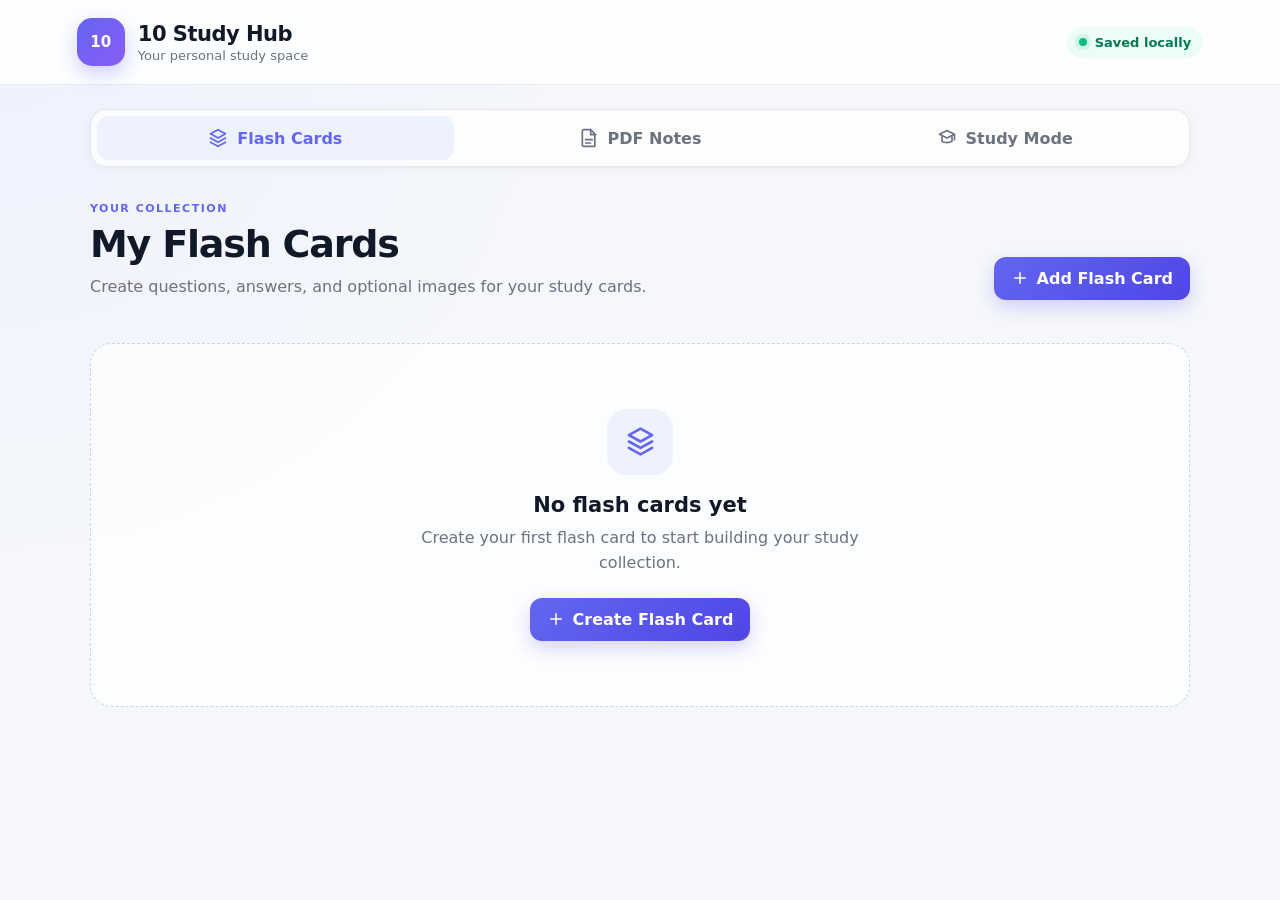
<file: index.html>
<!DOCTYPE html>
<html lang="en">
<head>
    <meta charset="UTF-8">
    <meta name="viewport" content="width=device-width, initial-scale=1.0">

    <title>10 Study Hub</title>

    <meta name="theme-color" content="#111827">
    <meta name="description" content="10 Study Hub - your personal study space">

    <link rel="stylesheet" href="style.css">
    <link rel="manifest" href="manifest.json">
</head>

<body>

<!-- ==================================================
     HEADER
================================================== -->

<header class="topbar">

    <div class="brand">

        <div class="brand-icon">
            <span>10</span>
        </div>

        <div>
            <h1>10 Study Hub</h1>
            <p>Your personal study space</p>
        </div>

    </div>

    <div class="offline-status">
        <span class="status-dot"></span>
        Saved locally
    </div>

</header>


<!-- ==================================================
     NAVIGATION
================================================== -->

<nav class="tabs">

    <button class="tab active" data-tab="flashcardsTab">

        <svg class="icon" viewBox="0 0 24 24">
            <path d="M12 2 3 7l9 5 9-5-9-5Z"/>
            <path d="M3 12l9 5 9-5"/>
            <path d="M3 17l9 5 9-5"/>
        </svg>

        <span>Flash Cards</span>

    </button>


    <button class="tab" data-tab="notesTab">

        <svg class="icon" viewBox="0 0 24 24">
            <path d="M6 2h8l5 5v15H6a2 2 0 0 1-2-2V4a2 2 0 0 1 2-2Z"/>
            <path d="M14 2v6h6"/>
            <path d="M8 14h8M8 18h6"/>
        </svg>

        <span>PDF Notes</span>

    </button>


    <button class="tab" data-tab="studyTab">

        <svg class="icon" viewBox="0 0 24 24">
            <path d="M3 7.5 12 3l9 4.5-9 4.5-9-4.5Z"/>
            <path d="M6 10.5V16c3 2 9 2 12 0v-5.5"/>
            <path d="M21 8v6"/>
        </svg>

        <span>Study Mode</span>

    </button>

</nav>


<!-- ==================================================
     MAIN
================================================== -->

<main>


<!-- ==================================================
     FLASH CARDS
================================================== -->

<section id="flashcardsTab" class="tab-content active">

    <div class="page-heading">

        <div>

            <div class="eyebrow">
                YOUR COLLECTION
            </div>

            <h2>My Flash Cards</h2>

            <p>
                Create questions, answers, and optional
                images for your study cards.
            </p>

        </div>


        <button id="addCardBtn" class="primary-btn">

            <svg class="btn-icon" viewBox="0 0 24 24">
                <path d="M12 5v14M5 12h14"/>
            </svg>

            Add Flash Card

        </button>

    </div>


    <div
        id="flashcardsContainer"
        class="card-grid">
    </div>


    <div
        id="flashcardsEmpty"
        class="empty-state">

        <div class="empty-icon">

            <svg viewBox="0 0 24 24">
                <path d="M12 2 3 7l9 5 9-5-9-5Z"/>
                <path d="M3 12l9 5 9-5"/>
                <path d="M3 17l9 5 9-5"/>
            </svg>

        </div>

        <h3>No flash cards yet</h3>

        <p>
            Create your first flash card to start
            building your study collection.
        </p>

        <button
            class="primary-btn"
            onclick="document.getElementById('addCardBtn').click()">

            <svg class="btn-icon" viewBox="0 0 24 24">
                <path d="M12 5v14M5 12h14"/>
            </svg>

            Create Flash Card

        </button>

    </div>

</section>



<!-- ==================================================
     PDF NOTES
================================================== -->

<section id="notesTab" class="tab-content">

    <div class="page-heading">

        <div>

            <div class="eyebrow">
                YOUR FILES
            </div>

            <h2>PDF Notes</h2>

            <p>
                Store your PDF study materials
                directly on this device.
            </p>

        </div>


        <label class="primary-btn upload-btn">

            <svg class="btn-icon" viewBox="0 0 24 24">
                <path d="M12 16V4"/>
                <path d="m7 9 5-5 5 5"/>
                <path d="M5 20h14"/>
            </svg>

            Add PDF

            <input
                id="pdfInput"
                type="file"
                accept="application/pdf"
                hidden>

        </label>

    </div>


    <div
        id="pdfContainer"
        class="pdf-grid">
    </div>


    <div
        id="pdfEmpty"
        class="empty-state">

        <div class="empty-icon">

            <svg viewBox="0 0 24 24">
                <path d="M6 2h8l5 5v15H6a2 2 0 0 1-2-2V4a2 2 0 0 1 2-2Z"/>
                <path d="M14 2v6h6"/>
                <path d="M8 14h8M8 18h6"/>
            </svg>

        </div>

        <h3>No PDF notes yet</h3>

        <p>
            Upload your lecture notes,
            reviewers, or other PDF materials.
        </p>


        <label class="primary-btn upload-btn">

            <svg class="btn-icon" viewBox="0 0 24 24">
                <path d="M12 16V4"/>
                <path d="m7 9 5-5 5 5"/>
                <path d="M5 20h14"/>
            </svg>

            Upload PDF

            <input
                type="file"
                accept="application/pdf"
                hidden
                onchange="
                    const input = document.getElementById('pdfInput');
                    const dataTransfer = new DataTransfer();
                    dataTransfer.items.add(this.files[0]);
                    input.files = dataTransfer.files;
                    input.dispatchEvent(new Event('change'));
                ">

        </label>

    </div>

</section>



<!-- ==================================================
     STUDY MODE
================================================== -->

<section id="studyTab" class="tab-content">

    <div class="page-heading study-heading">

        <div>

            <div class="eyebrow">
                PRACTICE
            </div>

            <h2>Study Mode</h2>

            <p>
                Review your flash cards in different
                question formats.
            </p>

        </div>


        <div class="study-controls">

            <div class="select-wrapper">

                <label for="cardType">
                    Card Type
                </label>

                <select id="cardType">

                    <option value="classic">
                        Classic Q&A
                    </option>

                    <option value="reverse">
                        Reverse
                    </option>

                    <option value="multiple">
                        Multiple Choice
                    </option>

                    <option value="truefalse">
                        True or False
                    </option>

                </select>

            </div>


            <button
                id="shuffleBtn"
                class="primary-btn">

                <svg class="btn-icon" viewBox="0 0 24 24">
                    <path d="M3 7h3c5 0 6 10 12 10h3"/>
                    <path d="m18 14 3 3-3 3"/>
                    <path d="M3 17h3c2 0 3-2 4-4"/>
                    <path d="m18 10 3-3-3-3"/>
                </svg>

                Shuffle

            </button>

        </div>

    </div>


    <div
        id="studyEmpty"
        class="empty-state">

        <div class="empty-icon">

            <svg viewBox="0 0 24 24">
                <circle cx="12" cy="9" r="6"/>
                <path d="M9 14a3 3 0 0 0 6 0"/>
                <path d="M12 18v3"/>
                <path d="M8 21h8"/>
            </svg>

        </div>

        <h3>Ready to study?</h3>

        <p>
            Add some flash cards first,
            then come here to practice.
        </p>

    </div>


    <div
        id="studyArea"
        class="study-area hidden">

        <div class="study-top">

            <span id="studyCounter">
                Card 1 of 1
            </span>

        </div>


        <div class="study-card">

            <div class="study-card-label">

                <span class="label-line"></span>

                <span id="studyLabel">
                    Question
                </span>

            </div>


            <div id="studyImageContainer"></div>


            <h3 id="studyQuestion"></h3>


            <div
                id="choices"
                class="choices">
            </div>


            <button
                id="showAnswerBtn"
                class="show-answer-btn">

                <svg class="btn-icon" viewBox="0 0 24 24">
                    <path d="M2 12s3.5-6 10-6 10 6 10 6-3.5 6-10 6S2 12 2 12Z"/>
                    <circle cx="12" cy="12" r="3"/>
                </svg>

                Show Answer

            </button>


            <div
                id="studyAnswer"
                class="study-answer hidden">
            </div>

        </div>


        <div class="study-navigation">

            <button
                id="prevBtn"
                class="nav-btn">

                <svg class="btn-icon" viewBox="0 0 24 24">
                    <path d="m15 18-6-6 6-6"/>
                </svg>

                Previous

            </button>


            <button
                id="nextBtn"
                class="nav-btn">

                Next

                <svg class="btn-icon" viewBox="0 0 24 24">
                    <path d="m9 18 6-6-6-6"/>
                </svg>

            </button>

        </div>

    </div>

</section>

</main>



<!-- ==================================================
     FLASHCARD MODAL
================================================== -->

<div id="cardModal" class="modal hidden">

    <div class="modal-overlay"></div>

    <div class="modal-box">

        <button
            id="closeModalBtn"
            class="modal-close"
            aria-label="Close">

            ×

        </button>


        <div class="modal-icon">

            <svg viewBox="0 0 24 24">
                <path d="M12 2 3 7l9 5 9-5-9-5Z"/>
                <path d="M3 12l9 5 9-5"/>
                <path d="M3 17l9 5 9-5"/>
            </svg>

        </div>


        <h2 id="modalTitle">
            Add Flash Card
        </h2>

        <p class="modal-description">
            Create a question, answer, and optional photo.
        </p>


        <div class="form-group">

            <label for="questionInput">
                Question
            </label>

            <textarea
                id="questionInput"
                placeholder="Example: What is the formula for slope?"
                rows="4"></textarea>

        </div>


        <div class="form-group">

            <label for="answerInput">
                Answer
            </label>

            <textarea
                id="answerInput"
                placeholder="Enter the answer..."
                rows="4"></textarea>

        </div>


        <!-- PHOTO UPLOAD -->

        <div class="form-group">

            <label for="imageInput">

                Flash Card Image

                <span class="optional-label">
                    Optional
                </span>

            </label>


            <label
                class="image-upload-box"
                for="imageInput">

                <svg
                    class="upload-image-icon"
                    viewBox="0 0 24 24">

                    <rect
                        x="3"
                        y="4"
                        width="18"
                        height="16"
                        rx="2">
                    </rect>

                    <circle
                        cx="8.5"
                        cy="9"
                        r="1.5">
                    </circle>

                    <path d="m21 15-5-5L5 20">
                    </path>

                </svg>


                <span id="imageUploadText">
                    Click to upload a photo
                </span>


                <small>
                    JPG, PNG, WEBP • Optional
                </small>


                <input
                    id="imageInput"
                    type="file"
                    accept="image/*"
                    hidden>

            </label>


            <div
                id="imagePreview"
                class="image-preview hidden">

                <img
                    id="previewImage"
                    alt="Selected image">


                <button
                    type="button"
                    id="removeImageBtn"
                    class="remove-image-btn">

                    Remove photo

                </button>

            </div>

        </div>


        <button
            id="saveCardBtn"
            class="primary-btn modal-save">

            <svg class="btn-icon" viewBox="0 0 24 24">
                <path d="M5 4h11l3 3v13H5a2 2 0 0 1-2-2V6a2 2 0 0 1 2-2Z"/>
                <path d="M7 4v6h8V4"/>
                <path d="M8 20v-6h8v6"/>
            </svg>

            Save Flash Card

        </button>

    </div>

</div>


<script src="script.js"></script>

</body>
</html>
</file>
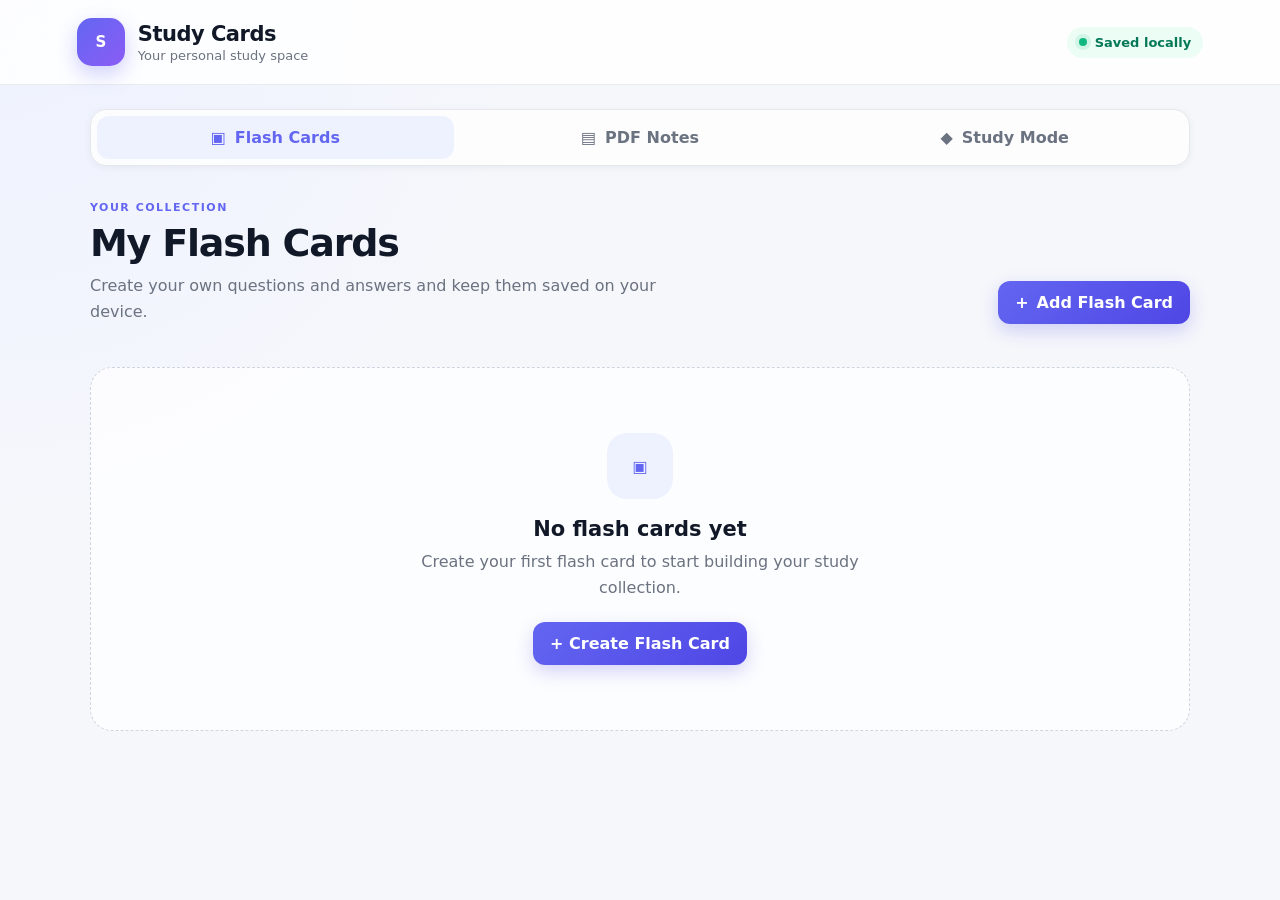
<file: projectjess.html>
<!DOCTYPE html>
<html lang="en">
<head>
    <meta charset="UTF-8">
    <meta name="viewport" content="width=device-width, initial-scale=1.0">

    <title>Study Cards</title>

    <meta name="theme-color" content="#111827">

    <link rel="stylesheet" href="style.css">
    <link rel="manifest" href="manifest.json">
</head>

<body>

    <!-- ================= HEADER ================= -->

    <header class="topbar">

        <div class="brand">
            <div class="brand-icon">S</div>

            <div>
                <h1>Study Cards</h1>
                <p>Your personal study space</p>
            </div>
        </div>

        <div class="offline-status">
            <span class="status-dot"></span>
            Saved locally
        </div>

    </header>


    <!-- ================= NAVIGATION ================= -->

    <nav class="tabs">

        <button class="tab active" data-tab="flashcardsTab">
            <span class="tab-icon">▣</span>
            <span>Flash Cards</span>
        </button>

        <button class="tab" data-tab="notesTab">
            <span class="tab-icon">▤</span>
            <span>PDF Notes</span>
        </button>

        <button class="tab" data-tab="studyTab">
            <span class="tab-icon">◆</span>
            <span>Study Mode</span>
        </button>

    </nav>


    <!-- ================= MAIN ================= -->

    <main>


        <!-- ==================================================
             FLASH CARDS
        ================================================== -->

        <section id="flashcardsTab" class="tab-content active">

            <div class="page-heading">

                <div>
                    <div class="eyebrow">YOUR COLLECTION</div>

                    <h2>My Flash Cards</h2>

                    <p>
                        Create your own questions and answers
                        and keep them saved on your device.
                    </p>
                </div>

                <button id="addCardBtn" class="primary-btn">
                    <span>+</span>
                    Add Flash Card
                </button>

            </div>


            <div
                id="flashcardsContainer"
                class="card-grid">
            </div>


            <div
                id="flashcardsEmpty"
                class="empty-state">

                <div class="empty-icon">▣</div>

                <h3>No flash cards yet</h3>

                <p>
                    Create your first flash card to start
                    building your study collection.
                </p>

                <button
                    class="primary-btn"
                    onclick="document.getElementById('addCardBtn').click()">

                    + Create Flash Card

                </button>

            </div>

        </section>



        <!-- ==================================================
             PDF NOTES
        ================================================== -->

        <section id="notesTab" class="tab-content">

            <div class="page-heading">

                <div>
                    <div class="eyebrow">YOUR FILES</div>

                    <h2>PDF Notes</h2>

                    <p>
                        Store your PDF study materials
                        directly on this device.
                    </p>
                </div>


                <label class="primary-btn upload-btn">

                    <span>+</span>
                    Add PDF

                    <input
                        id="pdfInput"
                        type="file"
                        accept="application/pdf"
                        hidden>

                </label>

            </div>


            <div
                id="pdfContainer"
                class="pdf-grid">
            </div>


            <div
                id="pdfEmpty"
                class="empty-state">

                <div class="empty-icon">▤</div>

                <h3>No PDF notes yet</h3>

                <p>
                    Upload your lecture notes,
                    reviewers, or other PDF materials.
                </p>

                <label class="primary-btn upload-btn">

                    + Upload PDF

                    <input
                        type="file"
                        accept="application/pdf"
                        hidden
                        onchange="document.getElementById('pdfInput').files = this.files; document.getElementById('pdfInput').dispatchEvent(new Event('change'))">

                </label>

            </div>

        </section>



        <!-- ==================================================
             STUDY MODE
        ================================================== -->

        <section id="studyTab" class="tab-content">

            <div class="page-heading study-heading">

                <div>

                    <div class="eyebrow">PRACTICE</div>

                    <h2>Study Mode</h2>

                    <p>
                        Review your flash cards in different
                        question formats.
                    </p>

                </div>


                <div class="study-controls">

                    <div class="select-wrapper">

                        <label for="cardType">
                            Card Type
                        </label>

                        <select id="cardType">

                            <option value="classic">
                                Classic Q&A
                            </option>

                            <option value="reverse">
                                Reverse
                            </option>

                            <option value="multiple">
                                Multiple Choice
                            </option>

                            <option value="truefalse">
                                True or False
                            </option>

                        </select>

                    </div>


                    <button
                        id="shuffleBtn"
                        class="primary-btn">

                        <span>↻</span>
                        Shuffle

                    </button>

                </div>

            </div>


            <div
                id="studyEmpty"
                class="empty-state">

                <div class="empty-icon">◆</div>

                <h3>Ready to study?</h3>

                <p>
                    Add some flash cards first,
                    then come here to practice.
                </p>

            </div>


            <div
                id="studyArea"
                class="study-area hidden">

                <div class="study-top">

                    <span id="studyCounter">
                        Card 1 of 1
                    </span>

                </div>


                <div class="study-card">

                    <div class="study-card-label">
                        <span class="label-line"></span>

                        <span id="studyLabel">
                            Question
                        </span>

                    </div>


                    <h3 id="studyQuestion">
                    </h3>


                    <div
                        id="choices"
                        class="choices">
                    </div>


                    <button
                        id="showAnswerBtn"
                        class="show-answer-btn">

                        Show Answer

                    </button>


                    <div
                        id="studyAnswer"
                        class="study-answer hidden">
                    </div>

                </div>


                <div class="study-navigation">

                    <button
                        id="prevBtn"
                        class="nav-btn">

                        ← Previous

                    </button>


                    <button
                        id="nextBtn"
                        class="nav-btn">

                        Next →

                    </button>

                </div>

            </div>

        </section>

    </main>



    <!-- ==================================================
         FLASHCARD MODAL
    ================================================== -->

    <div
        id="cardModal"
        class="modal hidden">

        <div class="modal-box">

            <button
                id="closeModalBtn"
                class="close-btn">

                ×

            </button>


            <div class="modal-icon">
                +
            </div>


            <h2 id="modalTitle">
                Add Flash Card
            </h2>

            <p class="modal-description">
                Add a question and its answer.
            </p>


            <label for="questionInput">
                Question
            </label>

            <textarea
                id="questionInput"
                placeholder="Example: What is the formula for the area of a circle?">
            </textarea>


            <label for="answerInput">
                Answer
            </label>

            <textarea
                id="answerInput"
                placeholder="Example: A = πr²">
            </textarea>


            <div class="modal-actions">

                <button
                    id="closeModalBtn2"
                    class="cancel-btn">

                    Cancel

                </button>


                <button
                    id="saveCardBtn"
                    class="primary-btn">

                    Save Flash Card

                </button>

            </div>

        </div>

    </div>


    <!-- ================= JAVASCRIPT ================= -->

    <script src="script.js"></script>

</body>
</html>
</file>
<file: style.css>
:root {
    --bg: #f5f7fb;
    --surface: #ffffff;
    --surface-soft: #f8f9ff;

    --text: #111827;
    --muted: #6b7280;

    --primary: #6366f1;
    --primary-dark: #4f46e5;
    --primary-light: #eef2ff;

    --border: #e5e7eb;

    --success: #10b981;
    --danger: #ef4444;

    --shadow-sm: 0 2px 8px rgba(15, 23, 42, 0.05);
    --shadow: 0 10px 30px rgba(15, 23, 42, 0.08);

    --radius: 18px;
}


/* RESET */

* {
    box-sizing: border-box;
}

body {
    margin: 0;

    font-family:
        Inter,
        ui-sans-serif,
        system-ui,
        -apple-system,
        BlinkMacSystemFont,
        "Segoe UI",
        sans-serif;

    background:
        radial-gradient(
            circle at top left,
            #eef2ff 0,
            transparent 35%
        ),
        var(--bg);

    color: var(--text);

    min-height: 100vh;
}

button,
input,
textarea,
select {
    font: inherit;
}

button {
    cursor: pointer;
}


/* ICONS */

.icon,
.btn-icon,
.empty-icon svg,
.modal-icon svg {
    fill: none;

    stroke: currentColor;

    stroke-width: 2;

    stroke-linecap: round;
    stroke-linejoin: round;
}

.icon {
    width: 20px;
    height: 20px;

    flex-shrink: 0;
}

.btn-icon {
    width: 18px;
    height: 18px;

    flex-shrink: 0;
}


/* HEADER */

.topbar {
    position: sticky;

    top: 0;

    z-index: 100;

    display: flex;

    align-items: center;

    justify-content: space-between;

    padding: 18px 6%;

    background:
        rgba(255, 255, 255, 0.86);

    backdrop-filter: blur(18px);

    border-bottom:
        1px solid rgba(229, 231, 235, 0.8);
}

.brand {
    display: flex;

    align-items: center;

    gap: 13px;
}

.brand-icon {
    width: 48px;
    height: 48px;

    display: grid;

    place-items: center;

    border-radius: 15px;

    background:
        linear-gradient(
            135deg,
            #6366f1,
            #8b5cf6
        );

    color: white;

    font-weight: 900;

    font-size: 15px;

    box-shadow:
        0 8px 20px
        rgba(99, 102, 241, 0.3);
}

.brand h1 {
    margin: 0;

    font-size: 21px;

    letter-spacing: -0.5px;
}

.brand p {
    margin: 2px 0 0;

    color: var(--muted);

    font-size: 13px;
}

.offline-status {
    display: flex;

    align-items: center;

    gap: 8px;

    padding: 8px 12px;

    background: #ecfdf5;

    color: #047857;

    border-radius: 999px;

    font-size: 13px;

    font-weight: 600;
}

.status-dot {
    width: 8px;
    height: 8px;

    background: var(--success);

    border-radius: 50%;

    box-shadow:
        0 0 0 4px
        rgba(16, 185, 129, 0.12);
}


/* NAVIGATION */

.tabs {
    width: min(1100px, 88%);

    margin: 24px auto 0;

    display: flex;

    gap: 8px;

    padding: 6px;

    background:
        rgba(255, 255, 255, 0.8);

    border: 1px solid var(--border);

    border-radius: 16px;

    box-shadow: var(--shadow-sm);
}

.tab {
    flex: 1;

    display: flex;

    align-items: center;

    justify-content: center;

    gap: 9px;

    padding: 12px 18px;

    border: 0;

    border-radius: 12px;

    background: transparent;

    color: var(--muted);

    font-weight: 700;

    transition: 0.2s ease;
}

.tab:hover {
    color: var(--text);

    background: var(--surface-soft);
}

.tab.active {
    color: var(--primary);

    background: var(--primary-light);
}


/* MAIN */

main {
    width: min(1100px, 88%);

    margin: 35px auto 70px;
}

.tab-content {
    display: none;
}

.tab-content.active {
    display: block;
}


/* PAGE HEADING */

.page-heading {
    display: flex;

    justify-content: space-between;

    align-items: flex-end;

    gap: 25px;

    margin-bottom: 28px;
}

.eyebrow {
    margin-bottom: 7px;

    color: var(--primary);

    font-size: 11px;

    font-weight: 800;

    letter-spacing: 1.5px;
}

.page-heading h2 {
    margin: 0;

    font-size:
        clamp(28px, 4vw, 38px);

    letter-spacing: -1.2px;
}

.page-heading p {
    max-width: 600px;

    margin: 8px 0 0;

    color: var(--muted);

    line-height: 1.6;
}


/* BUTTONS */

.primary-btn,
.nav-btn,
.show-answer-btn {
    display: inline-flex;

    align-items: center;

    justify-content: center;

    gap: 8px;

    border: 0;

    font-weight: 750;

    transition:
        transform 0.2s ease,
        box-shadow 0.2s ease,
        background 0.2s ease;
}

.primary-btn {
    padding: 12px 17px;

    color: white;

    background:
        linear-gradient(
            135deg,
            var(--primary),
            var(--primary-dark)
        );

    border-radius: 12px;

    box-shadow:
        0 7px 18px
        rgba(79, 70, 229, 0.22);
}

.primary-btn:hover {
    transform: translateY(-2px);

    box-shadow:
        0 10px 24px
        rgba(79, 70, 229, 0.3);
}


/* CARDS */

.card-grid,
.pdf-grid {
    display: grid;

    grid-template-columns:
        repeat(
            auto-fill,
            minmax(260px, 1fr)
        );

    gap: 18px;
}

.flashcard,
.pdf-card {
    background: var(--surface);

    border: 1px solid var(--border);

    border-radius: var(--radius);

    padding: 21px;

    box-shadow: var(--shadow-sm);

    transition:
        transform 0.2s ease,
        box-shadow 0.2s ease;
}

.flashcard:hover,
.pdf-card:hover {
    transform: translateY(-4px);

    box-shadow: var(--shadow);
}

.flashcard h3 {
    margin: 0 0 15px;

    font-size: 18px;

    line-height: 1.45;
}

.answer-preview {
    padding: 13px;

    color: #4b5563;

    background: var(--surface-soft);

    border-radius: 12px;

    line-height: 1.5;
}

.actions,
.pdf-actions {
    display: flex;

    gap: 8px;

    margin-top: 16px;
}

.secondary {
    padding: 9px 13px;

    border: 1px solid var(--border);

    border-radius: 10px;

    background: white;

    color: var(--text);

    font-weight: 650;
}

.secondary:hover {
    background: var(--surface-soft);
}


/* FLASHCARD IMAGE */

.flashcard-image {
    display: block;

    width: 100%;

    max-height: 210px;

    object-fit: contain;

    margin-bottom: 16px;

    border-radius: 13px;

    background: #f8fafc;

    border: 1px solid var(--border);
}


/* PDF */

.pdf-name {
    font-weight: 750;

    word-break: break-word;
}

.pdf-card > div:nth-child(2) {
    margin-top: 8px;

    color: var(--muted);

    font-size: 13px;
}

.pdf-actions .primary {
    border: 0;

    padding: 9px 13px;

    border-radius: 10px;

    background: var(--primary);

    color: white;

    font-weight: 700;
}


/* EMPTY */

.empty-state {
    text-align: center;

    padding: 65px 25px;

    margin-top: 15px;

    background:
        rgba(255, 255, 255, 0.7);

    border:
        1px dashed #cfd4e1;

    border-radius: 22px;
}

.empty-icon {
    width: 66px;
    height: 66px;

    display: grid;

    place-items: center;

    margin: 0 auto 18px;

    border-radius: 20px;

    color: var(--primary);

    background: var(--primary-light);
}

.empty-icon svg {
    width: 31px;
    height: 31px;
}

.empty-state h3 {
    margin: 0;

    font-size: 21px;
}

.empty-state p {
    max-width: 480px;

    margin: 8px auto 22px;

    color: var(--muted);

    line-height: 1.6;
}


/* STUDY CONTROLS */

.study-controls {
    display: flex;

    align-items: flex-end;

    gap: 12px;
}

.select-wrapper {
    display: flex;

    flex-direction: column;

    gap: 6px;
}

.select-wrapper label {
    color: var(--muted);

    font-size: 12px;

    font-weight: 700;
}

select {
    min-width: 180px;

    padding: 11px 13px;

    border: 1px solid var(--border);

    border-radius: 11px;

    background: white;

    color: var(--text);
}


/* STUDY */

.hidden {
    display: none !important;
}

.study-area {
    max-width: 800px;

    margin: 35px auto 0;
}

.study-top {
    text-align: center;

    margin-bottom: 13px;

    color: var(--muted);

    font-size: 14px;

    font-weight: 700;
}

.study-card {
    padding: 45px 35px;

    background: white;

    border: 1px solid var(--border);

    border-radius: 24px;

    box-shadow: var(--shadow);

    text-align: center;
}

.study-card-label {
    display: flex;

    align-items: center;

    justify-content: center;

    gap: 9px;

    margin-bottom: 20px;

    color: var(--primary);

    font-size: 13px;

    font-weight: 800;

    text-transform: uppercase;

    letter-spacing: 1px;
}

.label-line {
    width: 25px;
    height: 3px;

    border-radius: 99px;

    background: var(--primary);
}

.study-card h3 {
    margin: 0 auto 30px;

    max-width: 650px;

    font-size:
        clamp(23px, 4vw, 34px);

    line-height: 1.35;
}

.study-question-image {
    display: block;

    width: min(100%, 500px);

    max-height: 280px;

    object-fit: contain;

    margin: 0 auto 25px;

    border-radius: 15px;

    border: 1px solid var(--border);

    background: #f8fafc;
}

.show-answer-btn {
    padding: 12px 18px;

    color: var(--primary);

    background: var(--primary-light);

    border-radius: 12px;
}

.show-answer-btn:hover {
    background: #e0e7ff;
}

.study-answer {
    margin-top: 25px;

    padding: 20px;

    border-radius: 15px;

    background: #f0fdf4;

    color: #166534;

    line-height: 1.7;
}


/* CHOICES */

.choices {
    display: grid;

    gap: 10px;

    max-width: 600px;

    margin: 0 auto 20px;
}

.choice {
    padding: 14px 16px;

    border: 1px solid var(--border);

    border-radius: 12px;

    background: white;

    text-align: left;

    cursor: pointer;

    transition: 0.2s ease;
}

.choice:hover {
    border-color: var(--primary);

    background: var(--primary-light);
}

.choice.correct {
    border-color: var(--success);

    background: #ecfdf5;
}

.choice.wrong {
    border-color: var(--danger);

    background: #fef2f2;
}


/* STUDY NAVIGATION */

.study-navigation {
    display: flex;

    justify-content: space-between;

    margin-top: 18px;
}

.nav-btn {
    padding: 11px 15px;

    border: 1px solid var(--border);

    border-radius: 11px;

    background: white;

    color: var(--text);
}

.nav-btn:hover {
    background: var(--surface-soft);
}


/* MODAL */

.modal {
    position: fixed;

    inset: 0;

    z-index: 1000;

    display: grid;

    place-items: center;

    padding: 20px;
}

.modal.hidden {
    display: none;
}

.modal-overlay {
    position: absolute;

    inset: 0;

    background:
        rgba(15, 23, 42, 0.55);

    backdrop-filter: blur(5px);
}

.modal-box {
    position: relative;

    z-index: 2;

    width: min(550px, 100%);

    max-height: 92vh;

    overflow-y: auto;

    padding: 30px;

    background: white;

    border-radius: 22px;

    box-shadow:
        0 25px 70px
        rgba(15, 23, 42, 0.25);
}

.modal-close {
    position: absolute;

    top: 14px;

    right: 15px;

    width: 36px;

    height: 36px;

    border: 0;

    border-radius: 50%;

    background: #f3f4f6;

    color: #6b7280;

    font-size: 24px;
}

.modal-close:hover {
    background: #e5e7eb;
}

.modal-icon {
    width: 52px;
    height: 52px;

    display: grid;

    place-items: center;

    margin-bottom: 15px;

    border-radius: 15px;

    color: var(--primary);

    background: var(--primary-light);
}

.modal-icon svg {
    width: 27px;
    height: 27px;
}

.modal-box h2 {
    margin: 0;

    font-size: 25px;
}

.modal-description {
    margin: 5px 0 23px;

    color: var(--muted);
}

.form-group {
    margin-bottom: 18px;
}

.form-group label {
    display: block;

    margin-bottom: 7px;

    font-size: 13px;

    font-weight: 750;
}

textarea {
    width: 100%;

    resize: vertical;

    padding: 13px 14px;

    border: 1px solid var(--border);

    border-radius: 12px;

    background: #fafafa;

    color: var(--text);

    outline: none;
}

textarea:focus {
    background: white;

    border-color: var(--primary);
}


/* PHOTO UPLOAD */

.optional-label {
    margin-left: 5px;

    color: #9ca3af;

    font-size: 11px;

    font-weight: 500;
}

.image-upload-box {
    min-height: 135px;

    display: flex;

    flex-direction: column;

    align-items: center;

    justify-content: center;

    gap: 7px;

    padding: 20px;

    border: 2px dashed #d7dcef;

    border-radius: 16px;

    background: #fafbff;

    color: var(--primary);

    cursor: pointer;

    transition: 0.2s ease;
}

.image-upload-box:hover {
    border-color: var(--primary);

    background: var(--primary-light);
}

.upload-image-icon {
    width: 32px;
    height: 32px;

    fill: none;

    stroke: currentColor;

    stroke-width: 1.8;

    stroke-linecap: round;

    stroke-linejoin: round;
}

.image-upload-box span {
    font-size: 14px;

    font-weight: 750;
}

.image-upload-box small {
    color: var(--muted);

    font-size: 11px;
}

.image-preview {
    margin-top: 12px;

    padding: 10px;

    border: 1px solid var(--border);

    border-radius: 14px;

    background: #f9fafb;

    text-align: center;
}

.image-preview img {
    display: block;

    width: 100%;

    max-height: 230px;

    object-fit: contain;

    border-radius: 10px;
}

.remove-image-btn {
    margin-top: 9px;

    padding: 7px 12px;

    border: 0;

    border-radius: 9px;

    background: #fee2e2;

    color: #dc2626;

    font-size: 12px;

    font-weight: 700;
}

.remove-image-btn:hover {
    background: #fecaca;
}

.modal-save {
    width: 100%;

    margin-top: 5px;
}


/* MOBILE */

@media (max-width: 700px) {

    .topbar {
        padding: 15px 5%;
    }

    .offline-status {
        padding: 7px 9px;

        font-size: 11px;
    }

    .brand-icon {
        width: 42px;
        height: 42px;
    }

    .brand h1 {
        font-size: 18px;
    }

    .brand p {
        display: none;
    }

    .tabs {
        width: 92%;

        margin-top: 15px;
    }

    .tab {
        padding: 11px 8px;

        font-size: 12px;
    }

    .tab .icon {
        width: 17px;
        height: 17px;
    }

    main {
        width: 92%;

        margin-top: 25px;
    }

    .page-heading {
        align-items: stretch;

        flex-direction: column;
    }

    .page-heading .primary-btn {
        width: 100%;
    }

    .study-controls {
        align-items: stretch;

        flex-direction: column;
    }

    .select-wrapper,
    select {
        width: 100%;
    }

    .study-card {
        padding: 35px 20px;
    }

    .study-navigation {
        gap: 10px;
    }

    .nav-btn {
        flex: 1;
    }

    .modal-box {
        padding: 24px;
    }
}
</file>
